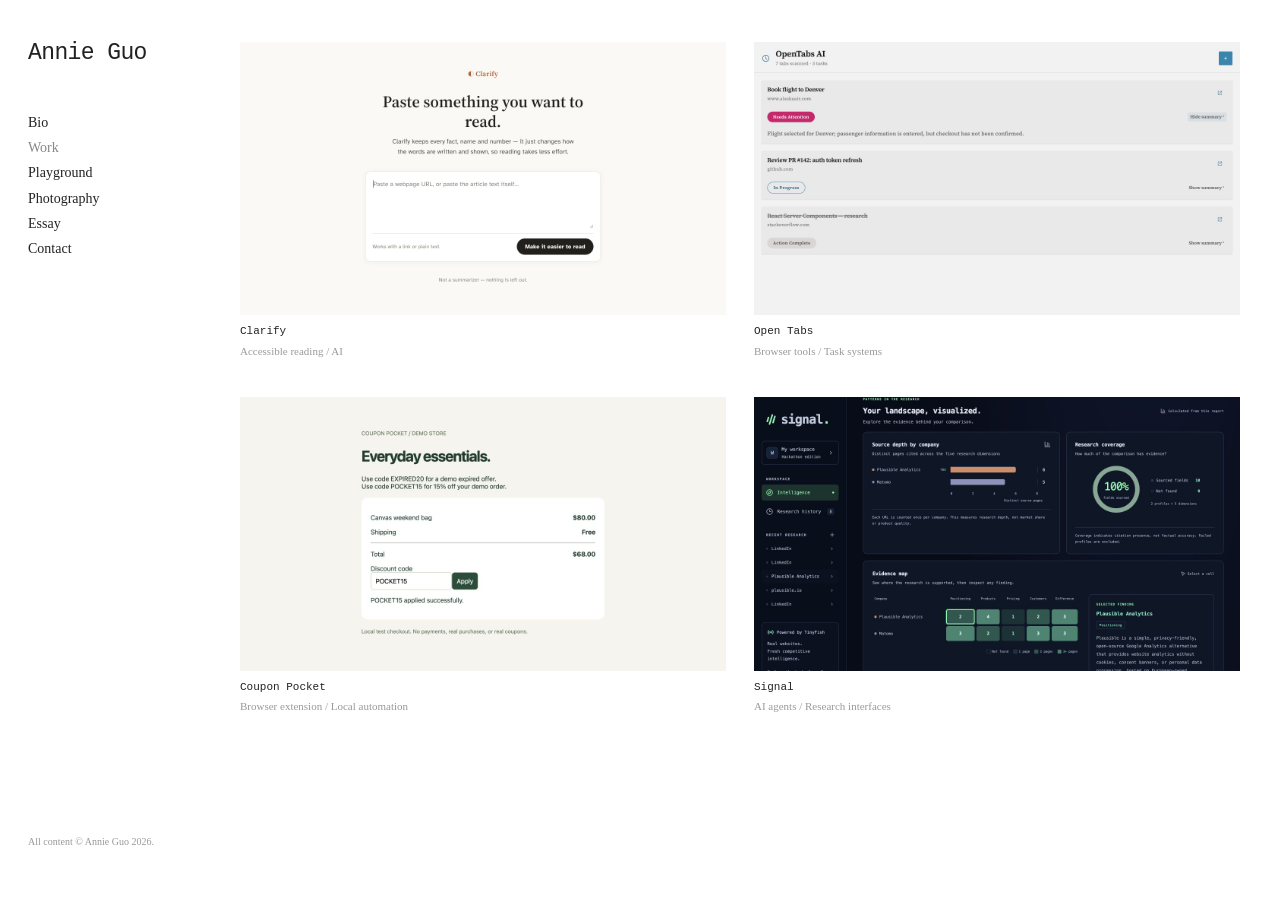
<file: index.html>
<!doctype html><html lang="en"><head><meta charset="UTF-8"/><meta name="viewport" content="width=device-width, initial-scale=1.0"/><meta name="theme-color" content="#ffffff"/><meta name="description" content="Annie Guo — creative experiments in art, technology and everything in between."/><title>Annie Guo — Selected Experiments</title>  <script type="module" crossorigin src="/assets-index-CwEUhowM.js"></script>
  <link rel="stylesheet" crossorigin href="/assets-index-C_mYCQfW.css">
</head><body><div id="root"></div></body></html>
</file>
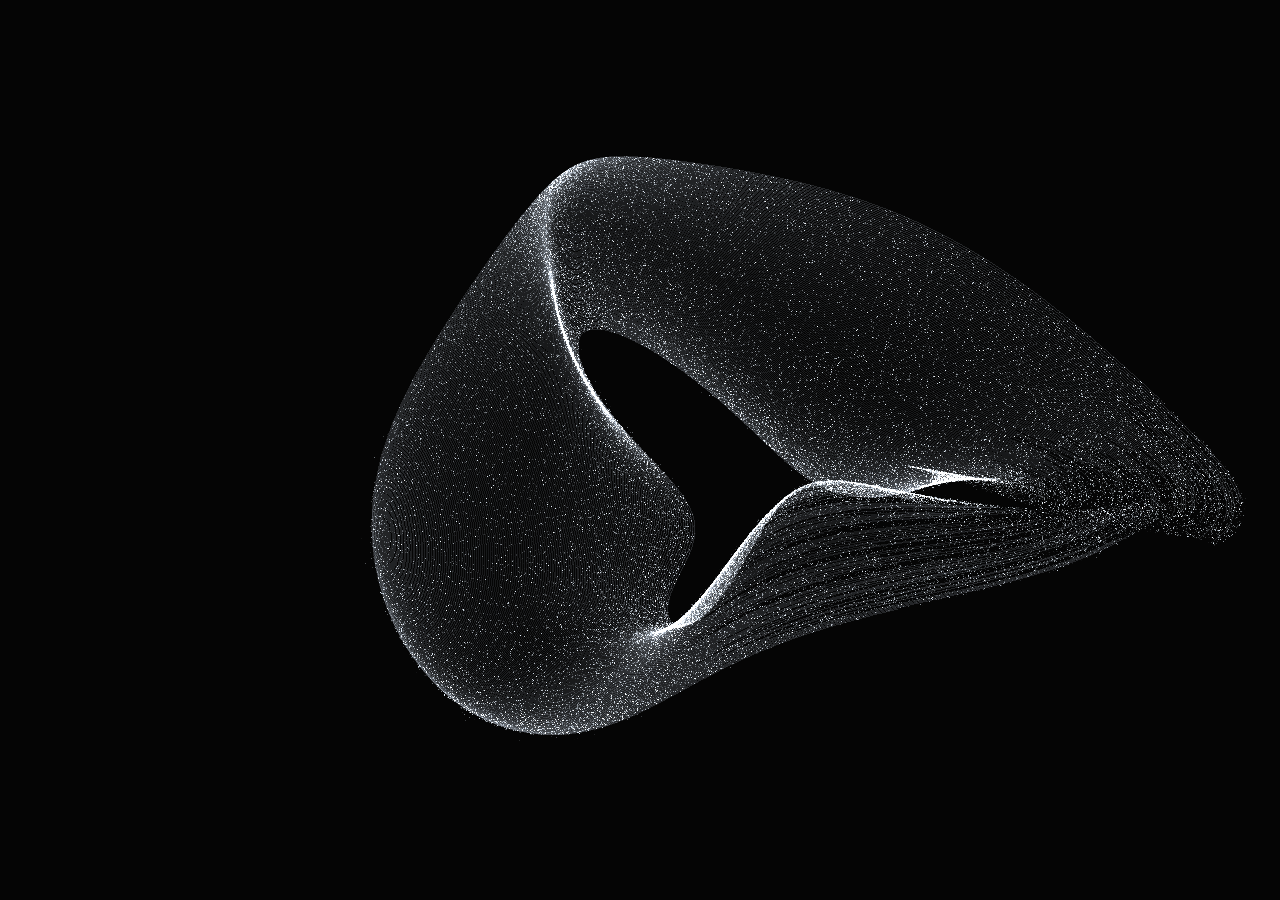
<file: reshape-preview-index.html>
<!doctype html>
<html lang="en"><head><meta charset="UTF-8"/><meta name="viewport" content="width=device-width,initial-scale=1"/><meta name="theme-color" content="#050505"/><meta name="description" content="An interactive sculpture about control, memory, and the traces we leave."/><title>Living Sculpture</title>  <script type="module" crossorigin src="./reshape-preview-animation.js"></script>
  <link rel="stylesheet" crossorigin href="./reshape-preview-style.css">
<style>.caption,.intro,.sound-status{display:none!important}</style></head><body>
<main id="artwork" aria-label="Interactive luminous sculpture. Move slowly to attract, quickly to disturb. Leave it untouched to observe its recovery."></main>
<header class="caption"><span class="eyebrow">A STUDY IN CONTROL & MEMORY</span><p class="subtitle">Something of you remains.</p></header>
<aside class="intro" id="intro"><span class="hairline"></span><p>Approach gently. It will follow.<br>Insist, and it will resist.<br>Be still. Let it become.</p></aside>
<footer class="caption"><span class="edition">NO. 001 <span class="divider">/</span> A LIVING SCULPTURE</span><div class="controls"><button id="sound" aria-pressed="false" title="Use your microphone; audio stays on this device">Enable sound</button><button id="guide" aria-label="Show interaction instructions">Guide</button><button id="reset" aria-label="Reset sculpture (R)">Reset <kbd>R</kbd></button><button id="exhibition" aria-label="Hide all text (H)" aria-pressed="false">Hide text <kbd>H</kbd></button></div></footer>
<p id="sound-status" class="sound-status" role="status" aria-live="polite"></p>
<div id="error" role="alert" hidden></div></body></html>
</file>
<file: assets-index-C_mYCQfW.css>
:root{font-family:Arial,Helvetica,sans-serif;color:#222;background:#fff;font-synthesis:none}*{box-sizing:border-box}body{margin:0}button{font:inherit;color:inherit;border:0;background:none;padding:0;text-align:left;cursor:pointer}button:hover{color:#888}button:focus-visible,a:focus-visible{outline:1px solid #888;outline-offset:5px}a{color:inherit}.skip{position:fixed;top:-60px;left:24px;background:#fff;padding:12px;z-index:20}.skip:focus{top:10px}aside{position:fixed;inset:0 auto 0 0;width:220px;padding:40px 28px;display:flex;flex-direction:column;background:#fff}.name{font-size:23px;font-weight:400;letter-spacing:-.6px}nav{margin-top:48px;font-size:14px;line-height:1.3}nav button{display:block;margin-bottom:15px}.project-nav{margin-top:20px}.secondary-nav{margin-top:44px}.active{color:#888}.copyright{margin-top:auto;padding-top:70px;color:#999;font-size:10px;line-height:1.6}main{margin-left:220px;min-height:100svh}.page{max-width:1200px;padding:42px 40px 70px 20px}.works{padding-top:42px}.work-grid{display:grid;grid-template-columns:repeat(3,minmax(0,180px));gap:30px 16px;align-items:start}.work-item{min-width:0}.work-image{position:relative;height:145px}.work-item:nth-child(2) .work-image{height:180px}.work-item:nth-child(3) .work-image{height:132px}.work-label{display:flex;justify-content:space-between;gap:6px;font-size:11px;line-height:1.4;margin-top:9px}.work-label span:last-child{font-size:10px;color:#999}.work-image .sculpture{margin:0;width:75%;height:65%;filter:drop-shadow(5px 10px 8px #0004)}.work-image .orb{width:85px}.work-image .orbit b{border-width:10px}.detail-intro{display:grid;grid-template-columns:1fr 1.1fr;gap:65px;min-height:260px;margin:18px 0 45px}.detail-heading{text-align:right}.detail-heading h1{font-size:40px;line-height:1.05;letter-spacing:-1.4px;margin:0;font-weight:600}.detail-heading p{font-size:13px;color:#999;margin:10px 0}.description{font-size:14px;line-height:1.7;max-width:360px}.description p{margin:0 0 18px}.category{font-size:10px;letter-spacing:1.2px;text-transform:uppercase;color:#888}figure{margin:0;width:55%;max-width:450px}.detail-art{height:340px;position:relative}.detail-art .sculpture{margin:0;width:72%}.detail-art .orb{width:210px}.detail-art .orbit b{border-width:22px}figcaption{display:flex;justify-content:space-between;font-size:11px;margin-top:10px}figcaption span{color:#999}.detail-footer{display:flex;justify-content:space-between;margin-top:55px;font-size:12px;color:#888}.prose{max-width:700px;padding-top:60px}.prose h1{font-size:28px;font-weight:400;letter-spacing:-.5px;margin:0 0 35px}.prose p{font-size:14px;line-height:1.7;max-width:420px;margin-bottom:24px}.prose .eyebrow{font-size:11px;color:#999;margin-bottom:30px}.text-link{font-size:12px;margin-top:16px}.mobile-header{display:none}.art{position:absolute;top:0;right:0;bottom:0;left:0;overflow:hidden;display:grid;place-items:center}.blue{background:radial-gradient(ellipse at 75% 15%,#afb9cc,transparent 65%),linear-gradient(150deg,#242c3d,#7a8ea7 55%,#29384b)}.pink{background:radial-gradient(ellipse at 72% 24%,#d9bfb4,transparent 65%),linear-gradient(130deg,#44323b,#a57f7c 60%,#443d50)}.green{background:radial-gradient(ellipse at 75% 22%,#c9ccb0,transparent 65%),linear-gradient(140deg,#293f39,#809184 60%,#263f39)}.sculpture{position:relative;width:55%;height:65%;margin-left:12%;filter:drop-shadow(24px 50px 35px #0005)}.tabs i{position:absolute;top:8%;right:15%;bottom:8%;left:15%;border:1px solid #fff8;border-radius:3px;background:linear-gradient(145deg,#e5e8ebcc,#8498b077 60%,#c9d1db99);box-shadow:inset 0 0 50px #ffffff25,20px 25px 40px #17233630}.tabs i:nth-child(1){transform:translate(-20%,-12%) rotate(-21deg)}.tabs i:nth-child(2){transform:translate(25%,15%) rotate(17deg)}.tabs i:nth-child(3){transform:rotate(-4deg)}.orbit b{position:absolute;width:75%;height:80%;left:13%;top:10%;border:clamp(15px,4vw,65px) solid #b9766b;border-radius:50%;box-shadow:inset 8px 12px 18px #0003,12px 18px 25px #0003}.orbit b:nth-child(2){transform:rotateX(65deg) rotate(30deg);border-color:#e2af98}.orbit b:nth-child(3){transform:rotateY(65deg) rotate(20deg);border-color:#6f494e}.sphere{display:grid;place-items:center}.orb{width:min(45vw,530px);aspect-ratio:1;border-radius:50%;background:radial-gradient(circle at 32% 24%,#edf1d5,#b8c6a6 20%,#597b66,#142f2a 80%);box-shadow:30px 55px 55px #172f3270}.grain{position:absolute;top:0;right:0;bottom:0;left:0;opacity:.08;background-image:url("data:image/svg+xml,%3Csvg viewBox='0 0 180 180' xmlns='http://www.w3.org/2000/svg'%3E%3Cfilter id='n'%3E%3CfeTurbulence type='fractalNoise' baseFrequency='.85' numOctaves='3' stitchTiles='stitch'/%3E%3C/filter%3E%3Crect width='100%25' height='100%25' opacity='.6' filter='url(%23n)'/%3E%3C/svg%3E");pointer-events:none}@media(max-width:850px){aside{width:180px;padding:30px 20px}.name{font-size:21px}main{margin-left:180px}.page{padding:32px 24px 60px 12px}.work-grid{grid-template-columns:repeat(3,minmax(0,1fr));gap:12px}.work-image{height:115px}.work-item:nth-child(2) .work-image{height:145px}.work-item:nth-child(3) .work-image{height:105px}.work-label,.work-label span{display:block}.detail-intro{gap:30px}.detail-heading h1{font-size:30px}figure{width:75%}}@media(max-width:580px){aside{width:135px;padding:27px 16px}.name{font-size:19px}nav{font-size:12px;margin-top:35px}nav button{margin-bottom:16px}.secondary-nav{margin-top:35px}.copyright{font-size:9px}main{margin-left:135px}.page{padding:28px 17px 50px 6px}.work-grid{grid-template-columns:repeat(2,minmax(0,1fr));gap:22px 10px}.work-image{height:95px}.work-item:nth-child(2) .work-image{height:115px}.work-item:nth-child(3) .work-image{height:90px}.work-image .orb{width:55px}.work-image .orbit b{border-width:6px}.work-label{font-size:10px}.detail-intro{display:flex;flex-direction:column-reverse;gap:25px;min-height:0;margin:0 0 32px}.detail-heading{text-align:left}.detail-heading h1{font-size:27px}.description{font-size:12px}.category{font-size:9px}figure{width:100%}.detail-art{height:240px}.detail-art .orb{width:130px}.detail-art .orbit b{border-width:13px}.prose h1{font-size:25px}.prose p{font-size:12px}.detail-footer{gap:15px;font-size:10px}}:root{font-family:Times New Roman,Times,serif}.name,h1,h2,h3,.work-label span:first-child{font-family:Courier New,Courier,monospace}nav button{margin-bottom:7px}.work-grid{grid-template-columns:repeat(2,minmax(0,240px));gap:32px 22px}.work-image,.work-item:nth-child(2) .work-image,.work-item:nth-child(3) .work-image{height:160px}.case-cover{height:100%;background:#f4f3ef;padding:20px;display:flex;flex-direction:column;justify-content:space-between;color:#555}.work-item:nth-child(2) .case-cover{background:#eef0f1}.work-item:nth-child(3) .case-cover{background:#eff0e9}.work-item:nth-child(4) .case-cover{background:#eeece9}.cover-mark{font:40px Courier New,monospace}.cover-title{font:12px Courier New,monospace}.work-label,.work-label span{display:block}.work-label span:last-child{margin-top:4px;font-size:11px}.detail-intro{min-height:0;margin-bottom:40px}.case-flow{display:flex;gap:22px;align-items:center;padding:25px 0;border-block:1px solid #e8e8e8;color:#777;font:12px Courier New,monospace;flex-wrap:wrap}.case-content{max-width:620px;padding-top:20px}.case-content section{margin:30px 0}.case-content h2{font-size:15px;font-weight:400;margin:0 0 12px}.case-content p{font-size:15px;line-height:1.75;margin:0}.source-link{font-size:13px;text-underline-offset:4px}.source-link:hover{color:#888}@media(max-width:580px){.work-grid{grid-template-columns:1fr;gap:25px}.work-image,.work-item:nth-child(2) .work-image,.work-item:nth-child(3) .work-image{height:145px}.case-flow{gap:12px;font-size:10px}.case-content p,.case-content h2{font-size:13px}}.case-cover{padding:12px;justify-content:center;overflow:hidden}.interface-preview{background:#fff;border:1px solid #deded8;color:#444;font:12px Arial,sans-serif;width:100%;text-align:left}.preview-top{display:flex;justify-content:space-between;border-bottom:1px solid #e8e8e2;padding:14px 18px;font:13px Courier New,monospace}.interface-preview small{font-size:9px;letter-spacing:.6px;color:#999}.reader-preview,.coupon-preview,.signal-preview{padding:22px}.preview-modes{display:flex;gap:20px;font-size:10px;margin-bottom:28px}.preview-modes b{font-weight:400;border-bottom:1px solid #888;padding-bottom:4px}.reader-columns{display:grid;grid-template-columns:1fr 1fr;gap:28px}.reader-columns p{font:16px/1.65 Times New Roman,serif;margin:12px 0 25px}.preview-controls{font-size:10px;color:#888;border-top:1px solid #eee;padding-top:15px}.tabs-preview{display:grid;grid-template-columns:1fr 1fr;min-height:230px}.browser-paper{padding:30px;color:#aaa;font:14px Times New Roman,serif;background:#fafaf8}.browser-paper i{display:block;height:5px;background:#e6e6e1;margin-top:18px;width:90%}.browser-paper i:last-child{width:60%}.task-panel{padding:20px;border-left:1px solid #eee}.task-example{padding:15px 0;border-bottom:1px solid #eee}.task-example span,.task-example small{display:block}.task-example small{margin-top:6px;font-size:8px}.coupon-preview{max-width:350px;margin:auto}.coupon-ticket{border:1px dashed #c8cbbd;padding:18px;margin:15px 0;display:flex;justify-content:space-between;font:15px Courier New,monospace}.preview-action{padding:12px;background:#edf0e7;margin:18px 0;font-size:11px}.evidence-table{display:grid;grid-template-columns:1.5fr repeat(3,1fr);margin:20px 0 26px}.evidence-table>div{border-bottom:1px solid #eee;padding:13px 6px;font-size:10px}.evidence-dot{display:inline-grid;place-items:center;background:#e9ede9;width:23px;height:23px}.no-evidence{color:#bbb}.case-visual{width:100%;max-width:660px;margin:0 0 35px;background:#f4f3ef;padding:25px}.case-visual figcaption{color:#888;font-size:10px;margin-top:14px}.work-image .interface-preview{width:420px;flex-shrink:0;transform:scale(.48);transform-origin:center}.work-image .case-cover{align-items:center}.work-image .reader-columns p{font-size:16px}.work-image .interface-preview{pointer-events:none}@media(max-width:580px){.case-visual{padding:10px}.reader-preview,.coupon-preview,.signal-preview{padding:12px}.reader-columns{gap:12px}.reader-columns p{font-size:12px}.preview-top{padding:12px;font-size:11px}.preview-modes{gap:12px;font-size:9px}.tabs-preview{grid-template-columns:1fr}.browser-paper{display:none}.task-panel{border:0;padding:15px}.evidence-table>div{font-size:8px;padding:10px 2px}.evidence-dot{width:16px;height:16px}.case-visual figcaption{font-size:9px}.work-image .interface-preview{transform:scale(.42)}.work-image .tabs-preview{grid-template-columns:1fr 1fr}.work-image .browser-paper{display:block}}.series-card{display:block;width:240px;max-width:100%}.series-card img{display:block;width:100%;height:auto}.series-card>span{display:block;font:13px Courier New,monospace;margin-top:12px}.series-card small{display:block;color:#999;font-size:11px;margin-top:6px}.series-heading{display:flex;align-items:baseline;justify-content:space-between;gap:20px;margin-bottom:40px}.series-heading h1{font-size:28px;font-weight:400;margin:0}.series-heading>span{font-size:12px;color:#999}.photo-grid{display:grid;grid-template-columns:repeat(3,minmax(0,1fr));align-items:start;gap:30px 24px}.photo-grid figure{width:100%;max-width:none;margin:0}.photo-grid img{display:block;width:100%;height:auto}.photo-grid a{display:block}.photo-grid figcaption{font-size:10px;color:#999;margin-top:9px}@media(max-width:850px){.photo-grid{grid-template-columns:repeat(2,minmax(0,1fr));gap:24px 15px}}@media(max-width:580px){.photo-grid{grid-template-columns:1fr;gap:26px}.series-heading{display:block;margin-bottom:28px}.series-heading h1{font-size:23px;margin-bottom:10px}}.series-intro{max-width:660px;margin:0 0 42px;font-size:15px;line-height:1.75}.series-intro p{margin:0 0 22px}@media(max-width:580px){.series-intro{font-size:13px}}.description,.prose p,.case-content p,.series-intro{line-height:1.4}.playground-art{width:100%;max-width:440px;margin:0}.playground-art img{display:block;width:100%;height:auto}.playground-art figcaption{font:13px Courier New,Courier,monospace;margin-top:12px}.playground-art a{display:block}.playground-art{max-width:240px}.playground-art a{padding:18px;background:#fff;border:1px solid #eee;box-shadow:0 2px 7px #00000008}.playground{display:grid;grid-template-columns:repeat(2,minmax(0,240px));gap:36px 28px;align-items:start}.reshape-cover{aspect-ratio:1;background:#080a0b;position:relative;display:grid;place-items:center;overflow:hidden}.reshape-form{width:65%;aspect-ratio:1;border:1px solid #b6c8cc;border-radius:43% 57% 60% 40%;box-shadow:inset 8px 0 24px #94b4ba55,0 0 22px #91aebc22;background:repeating-radial-gradient(ellipse at 45% 50%,transparent 0 4px,#a1bfc64d 5px,transparent 6px 9px);transform:rotate(-25deg)}.reshape-cover-label{position:absolute;bottom:14px;left:14px;color:#aaa;font:10px Courier New,monospace}.reshape-project p{font-size:12px;line-height:1.4;color:#888;margin-top:8px}@media(max-width:580px){.playground{grid-template-columns:minmax(0,240px)}}.reshape-live{position:relative;aspect-ratio:1;overflow:hidden;background:#050505}.reshape-live iframe{position:absolute;width:800px;height:800px;max-width:none;border:0;left:50%;top:50%;transform:translate(-50%,-50%) scale(.3);pointer-events:none}.reshape-live .reshape-cover-label{pointer-events:none;background:#050505;padding:4px 6px;left:8px;bottom:8px}.work-grid{grid-template-columns:repeat(2,minmax(0,1fr));gap:38px 28px}.work-image,.work-item:nth-child(2) .work-image,.work-item:nth-child(3) .work-image{height:245px}.work-image .interface-preview{transform:scale(.72)}.reshape-project a{padding:0;border:0;box-shadow:none;background:transparent}@media(max-width:1000px){.work-grid{grid-template-columns:minmax(0,1fr)}}@media(max-width:580px){.work-grid{grid-template-columns:minmax(0,1fr)}.work-image,.work-item:nth-child(2) .work-image,.work-item:nth-child(3) .work-image{height:210px}.work-image .interface-preview{transform:scale(.6)}}.essay section{margin:0 0 40px}.essay h2{font-size:16px;font-weight:400;margin:0}.essay h3{font-size:14px;font-weight:400;margin:30px 0 12px}.reading-list{list-style:none;padding:0;margin:0;font-size:14px;line-height:1.4}.reading-list li{margin:0 0 10px}.bio-interests{font-family:Courier New,Courier,monospace}.app-screenshot{display:block;width:100%;height:auto}.work-image,.work-item:nth-child(2) .work-image,.work-item:nth-child(3) .work-image{height:auto;aspect-ratio:16/9;overflow:hidden}.work-image .app-screenshot{height:100%;object-fit:contain}.case-visual{max-width:960px;padding:0;background:none}.case-visual a{display:block}.case-visual figcaption{line-height:1.4}
</file>
<file: reshape-preview-style.css>
*{box-sizing:border-box}html,body{margin:0;width:100%;height:100%;overflow:hidden;background:#050505;color:#c7c8ca}body{font-family:Arial,Helvetica,sans-serif;-webkit-font-smoothing:antialiased}#artwork{position:fixed;inset:0;touch-action:none}canvas{display:block;width:100%;height:100%}.caption{position:fixed;z-index:2;transition:opacity 1.1s;pointer-events:none}header{left:5vw;top:7vh}.eyebrow,.edition{font-size:9px;letter-spacing:2.3px;color:#787b7e}h1{font-family:Georgia,Times New Roman,serif;font-size:clamp(28px,3.1vw,49px);font-weight:400;line-height:1.13;letter-spacing:-1.5px;margin:22px 0 15px}h1 em{font-weight:400;color:#ebebeb}.subtitle{font-size:11px;letter-spacing:.4px;color:#73767a}.intro{position:fixed;left:5vw;bottom:17vh;pointer-events:none;transition:opacity 2s;color:#8a8d91;font-size:11px;line-height:1.9;letter-spacing:.25px}.hairline{display:block;width:25px;height:1px;background:#63666a;margin-bottom:19px}.intro.faded{opacity:0}footer{bottom:5vh;left:5vw;right:5vw;display:flex;align-items:center;justify-content:space-between}.divider{margin:0 15px;color:#45474a}.controls{display:flex;gap:23px;pointer-events:auto}button{font:10px Arial,sans-serif;letter-spacing:.6px;color:#85888d;border:0;padding:8px 0;background:transparent;cursor:pointer}button:hover,button:focus-visible{color:#fff}button:focus-visible{outline:1px solid #85888d;outline-offset:6px}kbd{font:8px Arial,sans-serif;border:1px solid #33363a;border-radius:3px;padding:2px 4px;margin-left:6px;color:#61666c}.exhibition .caption,.exhibition .intro{opacity:0;pointer-events:none}.exhibition .controls{pointer-events:none}body.exhibition{cursor:none}#error{position:fixed;inset:40% 15%;font-size:14px;line-height:1.6;text-align:center}@media(max-width:640px){header{top:5vh;left:7vw}h1{font-size:31px}.eyebrow{font-size:8px;letter-spacing:1.5px}.intro{left:7vw;bottom:19vh}footer{left:7vw;right:7vw;bottom:4vh}.edition{font-size:7px;letter-spacing:1px;max-width:100px;line-height:2}.divider{margin:0 5px}.controls{gap:16px}kbd{display:none}}@media(prefers-reduced-motion:reduce){.caption,.intro{transition:none}}.sound-status{position:fixed;bottom:9vh;right:5vw;max-width:320px;color:#73767a;font:10px/1.6 Arial,sans-serif;pointer-events:none;transition:opacity 1s}.exhibition .sound-status{opacity:0}button[aria-pressed=true]{color:#d7dce1}button:disabled{opacity:.45;cursor:wait}@media(max-width:640px){.controls{gap:12px;flex-wrap:wrap;justify-content:flex-end;max-width:230px}.sound-status{bottom:10vh;right:7vw;max-width:240px}}
</file>
